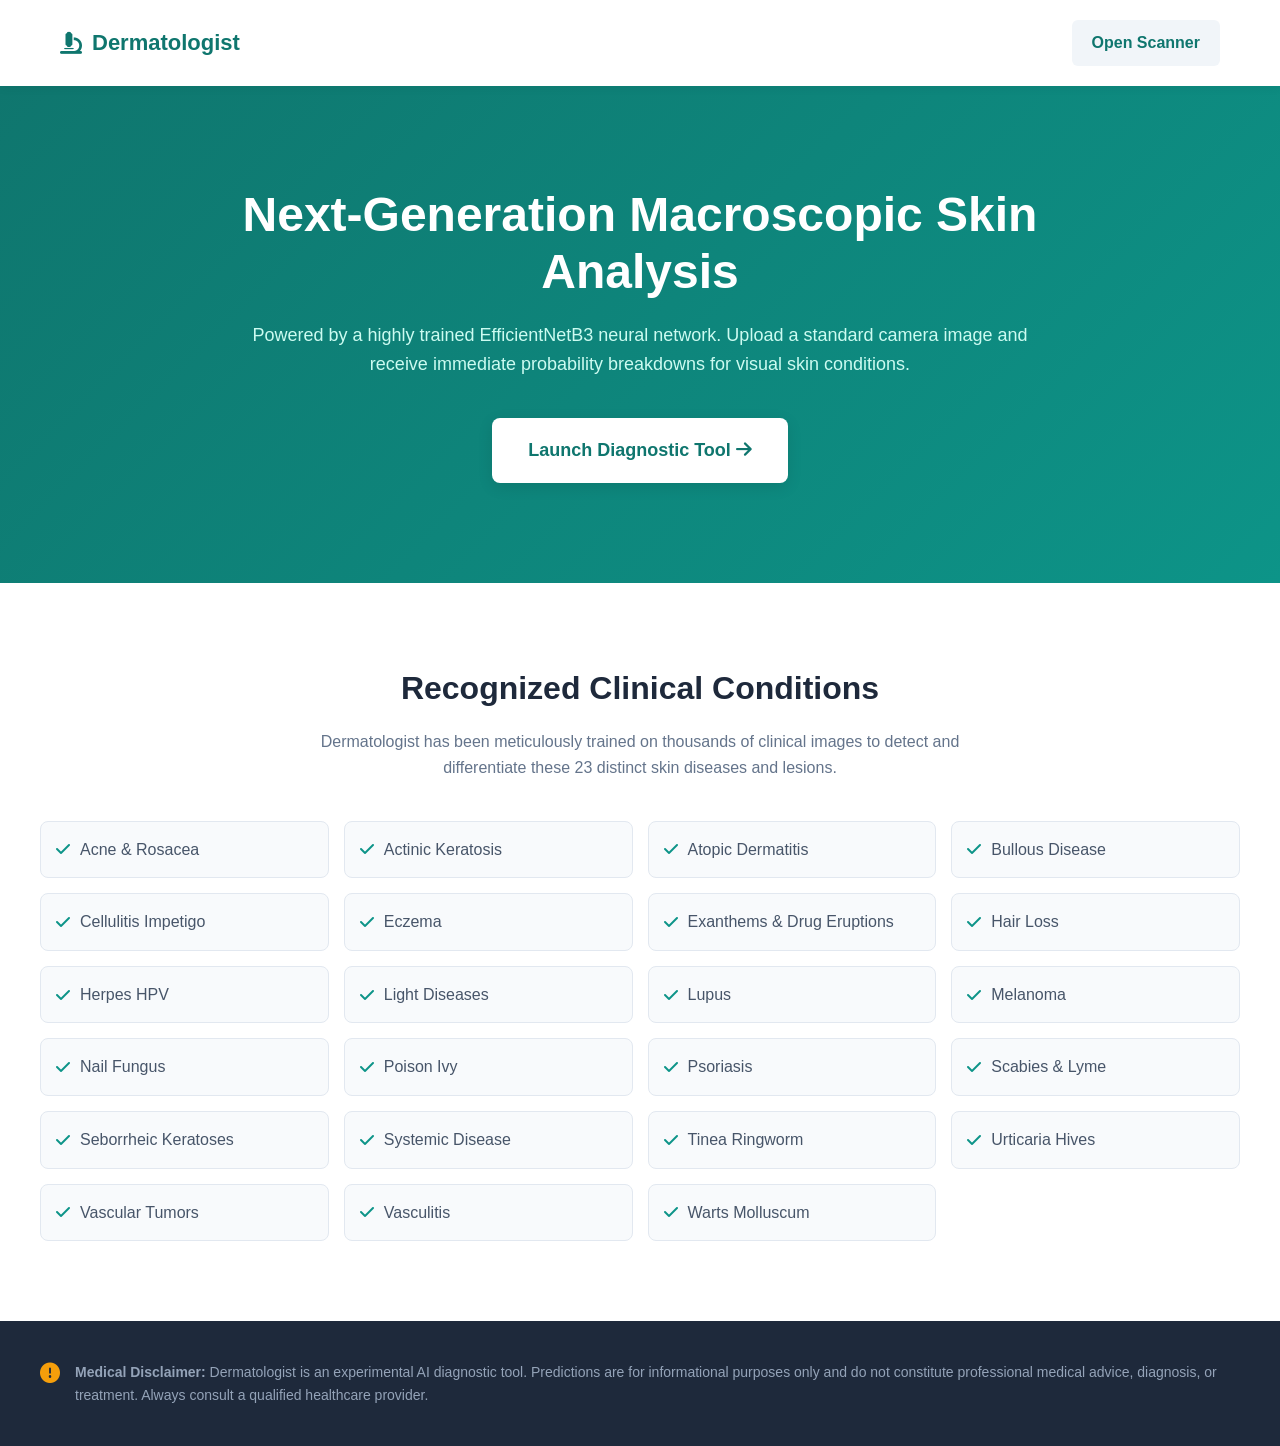
<file: Frontend/index.html>
<!DOCTYPE html>
<html lang="en">
<head>
    <meta charset="UTF-8">
    <meta name="viewport" content="width=device-width, initial-scale=1.0">
    <title>Dermatologist | AI Skin Analysis</title>
    <link rel="icon" type="image/png" href="/favicon.png">
    <link rel="stylesheet" href="style.css">
    <link rel="stylesheet" href="https://cdnjs.cloudflare.com/ajax/libs/font-awesome/6.4.0/css/all.min.css">
</head>
<body class="landing-page">
    
    <nav class="navbar">
        <div class="nav-container">
            <div class="logo">
                <i class="fa-solid fa-microscope"></i>
                <span>Dermatologist</span>
            </div>
            <a href="detector.html" class="nav-btn">Open Scanner</a>
        </div>
    </nav>

    <section class="hero-section">
        <div class="hero-content">
            <h1>Next-Generation Macroscopic Skin Analysis</h1>
            <p>Powered by a highly trained EfficientNetB3 neural network. Upload a standard camera image and receive immediate probability breakdowns for visual skin conditions.</p>
            <a href="detector.html" class="cta-button">Launch Diagnostic Tool <i class="fa-solid fa-arrow-right"></i></a>
        </div>
    </section>

    <section class="info-section">
        <div class="section-container">
            <h2>Recognized Clinical Conditions</h2>
            <p class="section-subtitle">Dermatologist has been meticulously trained on thousands of clinical images to detect and differentiate these 23 distinct skin diseases and lesions.</p>
            
            <div class="class-grid-large">
                <div class="class-pill"><i class="fa-solid fa-check"></i> Acne & Rosacea</div>
                <div class="class-pill"><i class="fa-solid fa-check"></i> Actinic Keratosis</div>
                <div class="class-pill"><i class="fa-solid fa-check"></i> Atopic Dermatitis</div>
                <div class="class-pill"><i class="fa-solid fa-check"></i> Bullous Disease</div>
                <div class="class-pill"><i class="fa-solid fa-check"></i> Cellulitis Impetigo</div>
                <div class="class-pill"><i class="fa-solid fa-check"></i> Eczema</div>
                <div class="class-pill"><i class="fa-solid fa-check"></i> Exanthems & Drug Eruptions</div>
                <div class="class-pill"><i class="fa-solid fa-check"></i> Hair Loss</div>
                <div class="class-pill"><i class="fa-solid fa-check"></i> Herpes HPV</div>
                <div class="class-pill"><i class="fa-solid fa-check"></i> Light Diseases</div>
                <div class="class-pill"><i class="fa-solid fa-check"></i> Lupus</div>
                <div class="class-pill"><i class="fa-solid fa-check"></i> Melanoma</div>
                <div class="class-pill"><i class="fa-solid fa-check"></i> Nail Fungus</div>
                <div class="class-pill"><i class="fa-solid fa-check"></i> Poison Ivy</div>
                <div class="class-pill"><i class="fa-solid fa-check"></i> Psoriasis</div>
                <div class="class-pill"><i class="fa-solid fa-check"></i> Scabies & Lyme</div>
                <div class="class-pill"><i class="fa-solid fa-check"></i> Seborrheic Keratoses</div>
                <div class="class-pill"><i class="fa-solid fa-check"></i> Systemic Disease</div>
                <div class="class-pill"><i class="fa-solid fa-check"></i> Tinea Ringworm</div>
                <div class="class-pill"><i class="fa-solid fa-check"></i> Urticaria Hives</div>
                <div class="class-pill"><i class="fa-solid fa-check"></i> Vascular Tumors</div>
                <div class="class-pill"><i class="fa-solid fa-check"></i> Vasculitis</div>
                <div class="class-pill"><i class="fa-solid fa-check"></i> Warts Molluscum</div>
            </div>
        </div>
    </section>

    <footer class="full-footer">
        <div class="footer-container">
            <i class="fa-solid fa-circle-exclamation"></i>
            <p><strong>Medical Disclaimer:</strong> Dermatologist is an experimental AI diagnostic tool. Predictions are for informational purposes only and do not constitute professional medical advice, diagnosis, or treatment. Always consult a qualified healthcare provider.</p>
        </div>
    </footer>

</body>
</html>
</file>
<file: Frontend/style.css>
/* --- GLOBAL RESET --- */
* {
    margin: 0;
    padding: 0;
    box-sizing: border-box;
    font-family: 'Inter', -apple-system, BlinkMacSystemFont, 'Segoe UI', Roboto, sans-serif;
}

/* --- FULL-WIDTH LANDING PAGE STYLES --- */
.landing-page {
    background-color: #f8fafc;
    color: #334155;
    line-height: 1.6;
}

/* Navbar */
.navbar {
    background-color: #ffffff;
    box-shadow: 0 2px 10px rgba(0,0,0,0.05);
    position: sticky;
    top: 0;
    z-index: 100;
}

.nav-container {
    max-width: 1200px;
    margin: 0 auto;
    padding: 20px;
    display: flex;
    justify-content: space-between;
    align-items: center;
}

.logo {
    display: flex;
    align-items: center;
    gap: 10px;
    font-size: 22px;
    font-weight: 700;
    color: #0f766e;
}

.nav-btn {
    background-color: #f1f5f9;
    color: #0f766e;
    padding: 10px 20px;
    border-radius: 6px;
    text-decoration: none;
    font-weight: 600;
    transition: background-color 0.2s;
}

.nav-btn:hover {
    background-color: #e2e8f0;
}

/* Hero Section */
.hero-section {
    background: linear-gradient(135deg, #0f766e 0%, #0d9488 100%);
    color: white;
    padding: 100px 20px;
    text-align: center;
}

.hero-content {
    max-width: 800px;
    margin: 0 auto;
}

.hero-content h1 {
    font-size: 48px;
    font-weight: 800;
    margin-bottom: 20px;
    line-height: 1.2;
}

.hero-content p {
    font-size: 18px;
    color: #ccfbf1;
    margin-bottom: 40px;
}

.cta-button {
    display: inline-block;
    background-color: #ffffff;
    color: #0f766e;
    padding: 18px 36px;
    border-radius: 8px;
    text-decoration: none;
    font-weight: 700;
    font-size: 18px;
    box-shadow: 0 4px 15px rgba(0,0,0,0.1);
    transition: transform 0.2s, box-shadow 0.2s;
}

.cta-button:hover {
    transform: translateY(-2px);
    box-shadow: 0 6px 20px rgba(0,0,0,0.15);
}

/* Info Section (Capabilities) */
.info-section {
    padding: 80px 20px;
    background-color: #ffffff;
}

.section-container {
    max-width: 1200px;
    margin: 0 auto;
    text-align: center;
}

.section-container h2 {
    font-size: 32px;
    color: #1e293b;
    margin-bottom: 15px;
}

.section-subtitle {
    color: #64748b;
    font-size: 16px;
    max-width: 700px;
    margin: 0 auto 40px auto;
}

.class-grid-large {
    display: grid;
    grid-template-columns: repeat(auto-fit, minmax(250px, 1fr));
    gap: 15px;
}

.class-pill {
    background-color: #f8fafc;
    border: 1px solid #e2e8f0;
    padding: 15px;
    border-radius: 8px;
    color: #475569;
    font-weight: 500;
    text-align: left;
    display: flex;
    align-items: center;
    gap: 10px;
}

.class-pill i {
    color: #0d9488;
}

/* Full Footer */
.full-footer {
    background-color: #1e293b;
    padding: 40px 20px;
    color: #94a3b8;
}

.footer-container {
    max-width: 1200px;
    margin: 0 auto;
    display: flex;
    gap: 15px;
    align-items: flex-start;
    font-size: 14px;
}

.footer-container i {
    color: #f59e0b;
    font-size: 20px;
    margin-top: 2px;
}


/* --- DETECTOR PAGE STYLES (Full-Width Layout) --- */
.detector-page {
    background-color: #f8fafc;
    color: #334155;
    /* Removed display: flex and justify-content: center */
    margin: 0;
    padding: 0;
}

/* Make the wrapper take full width */
.scanner-wrapper {
    width: 100%;
    min-height: calc(100vh - 140px); /* Fill screen minus nav and footer */
    background-color: #ffffff;
}

/* Remove the constrained box around the app */
.detector-page .app-container {
    max-width: 100%; /* Changed from 800px to 100% */
    width: 100%;
    border-radius: 0; /* Remove rounded corners for full width */
    box-shadow: none; /* Remove shadow since it's full width */
    overflow: visible;
}

.top-nav {
    padding: 15px 40px; /* Wider padding */
    background-color: #f8fafc;
    border-bottom: 1px solid #e2e8f0;
}

.back-link {
    color: #0d9488;
    text-decoration: none;
    font-weight: 500;
    font-size: 14px;
}

.back-link:hover { text-decoration: underline; }

.app-header {
    background: linear-gradient(135deg, #0f766e 0%, #0d9488 100%);
    color: white;
    padding: 30px;
    text-align: center;
}

/* Make the content area wide but readable */
.app-content { 
    padding: 40px; 
    max-width: 1200px; /* Very wide, but stops it from looking stretched on giant monitors */
    margin: 0 auto; /* Centers the content within the full-width wrapper */
}

.drop-zone {
    border: 2px dashed #cbd5e1;
    border-radius: 12px;
    padding: 80px 20px; /* Taller drop zone */
    text-align: center;
    background-color: #f8fafc;
    cursor: pointer;
    transition: all 0.2s;
    margin-bottom: 24px;
}

.drop-zone:hover { border-color: #0d9488; background-color: #f0fdfa; }
.upload-icon { font-size: 48px; color: #94a3b8; margin-bottom: 16px; }
.drop-zone h3 { color: #475569; margin-bottom: 4px; }
.file-hint { display: block; font-size: 12px; color: #94a3b8; margin-top: 8px; }
#imagePreview { max-width: 100%; max-height: 450px; border-radius: 8px; box-shadow: 0 4px 6px rgba(0,0,0,0.1); margin: 0 auto; display: block; }

button {
    width: 100%;
    background-color: #0d9488;
    color: white;
    border: none;
    padding: 18px; /* Slightly taller button */
    font-size: 18px; /* Larger text */
    font-weight: 600;
    border-radius: 8px;
    cursor: pointer;
    transition: background-color 0.2s;
    display: flex;
    align-items: center;
    justify-content: center;
    gap: 10px;
}

button:hover:not(:disabled) { background-color: #0f766e; }
button:disabled { background-color: #94a3b8; cursor: not-allowed; }

#loading { text-align: center; margin: 30px 0; color: #64748b; }
.spinner {
    border: 4px solid #f1f5f9;
    border-top: 4px solid #0d9488;
    border-radius: 50%;
    width: 40px; height: 40px;
    animation: spin 1s linear infinite;
    margin: 0 auto 16px;
}
@keyframes spin { 0% { transform: rotate(0deg); } 100% { transform: rotate(360deg); } }

.result-card { background-color: white; border: 1px solid #e2e8f0; border-radius: 12px; padding: 30px; margin-top: 24px; }
.result-card h3 { color: #1e293b; margin-bottom: 16px; font-size: 18px; border-bottom: 2px solid #f1f5f9; padding-bottom: 12px; }
.prediction-highlight { background-color: #f0fdfa; border: 1px solid #ccfbf1; color: #0f766e; padding: 20px; border-radius: 8px; text-align: center; }
#mainPrediction { display: block; font-size: 28px; font-weight: 700; margin-bottom: 8px; }
.confidence-badge { display: inline-flex; align-items: center; gap: 6px; background-color: #ccfbf1; padding: 6px 12px; border-radius: 20px; font-size: 14px; font-weight: 600; }
.breakdown-subtitle { font-size: 13px; color: #64748b; margin: -10px 0 16px 0; }

.bar-container { margin-bottom: 16px; }
.bar-label { display: flex; justify-content: space-between; margin-bottom: 6px; font-size: 14px; font-weight: 500; color: #475569; }
.bar-background { width: 100%; background-color: #f1f5f9; height: 10px; border-radius: 10px; overflow: hidden; }
.bar-fill { height: 100%; border-radius: 10px; transition: width 0.8s ease-out; }
.hidden { display: none !important; }
</file>
